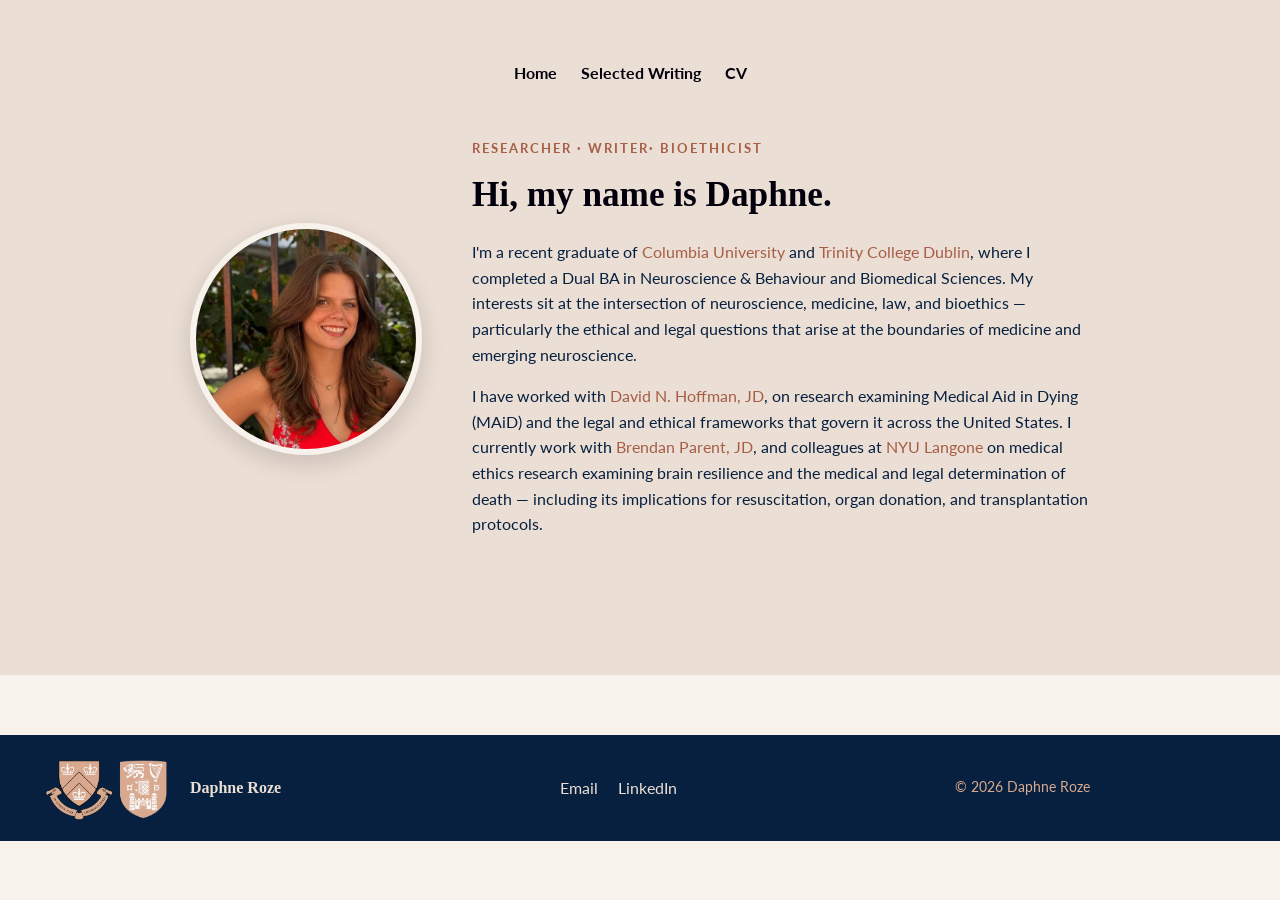
<file: index.html>
<!DOCTYPE html>
<html>
<head>
  <title>Daphne Roze</title>
  <link rel="stylesheet" href="style.css">
  <link rel="preconnect" href="https://fonts.googleapis.com">
  <link href="https://fonts.googleapis.com/css2?family=Lato:wght@400;700&display=swap" rel="stylesheet">
  <link rel="icon" type="image/png" href="favicon.png">
</head>
<body>
  <header>
    <nav>
      <a href="index.html">Home</a>
      <a href="selected_writing.html">Selected Writing</a>
      <a href="cv.html">CV</a>
    </nav>
    <div class="content-wrap">
      <img src="headshot.jpg" alt="Daphne" class="headshot">
      <div class="bio-text">
        <p class="eyebrow">Researcher · Writer· Bioethicist</p>
        <h1>Hi, my name is Daphne.</h1>
        <p>
          I'm a recent graduate of <a href="https://www.columbia.edu/">Columbia University</a> and
          <a href="https://www.tcd.ie/">Trinity College Dublin</a>, where I completed a Dual BA in
          Neuroscience & Behaviour and Biomedical Sciences. My interests sit at the intersection of
          neuroscience, medicine, law, and bioethics — particularly the ethical and legal questions
          that arise at the boundaries of medicine and emerging neuroscience.
        </p>
        <p>
          I have worked with <a href="https://sps.columbia.edu/person/david-n-hoffman-jd">David N. Hoffman, JD</a>,
          on research examining Medical Aid in Dying (MAiD) and the legal and ethical frameworks that
          govern it across the United States. I currently work with
          <a href="https://med.nyu.edu/faculty/brendan-parent">Brendan Parent, JD</a>, and colleagues at
          <a href="https://med.nyu.edu/">NYU Langone</a> on medical ethics research examining brain
          resilience and the medical and legal determination of death — including its implications for
          resuscitation, organ donation, and transplantation protocols.
        </p>
      </div>
    </div>
    <img src="logo.png" alt="Columbia University and Trinity College Dublin crests" class="hero-logos">
  </header>
  <main>
    <!-- more content coming soon -->
  </main>
  <footer>
  <div class="footer-content">
    <p class="footer-name">Daphne Roze</p>
    <div class="footer-links">
      <a href="mailto:daphneroze@gmail.com">Email</a>
      <a href="https://www.linkedin.com/in/daphne-roze-42b91696/" target="_blank">LinkedIn</a>
    </div>
    <p class="footer-copy">© 2026 Daphne Roze</p>
  </div>
</footer>
</body>
</html>
</file>
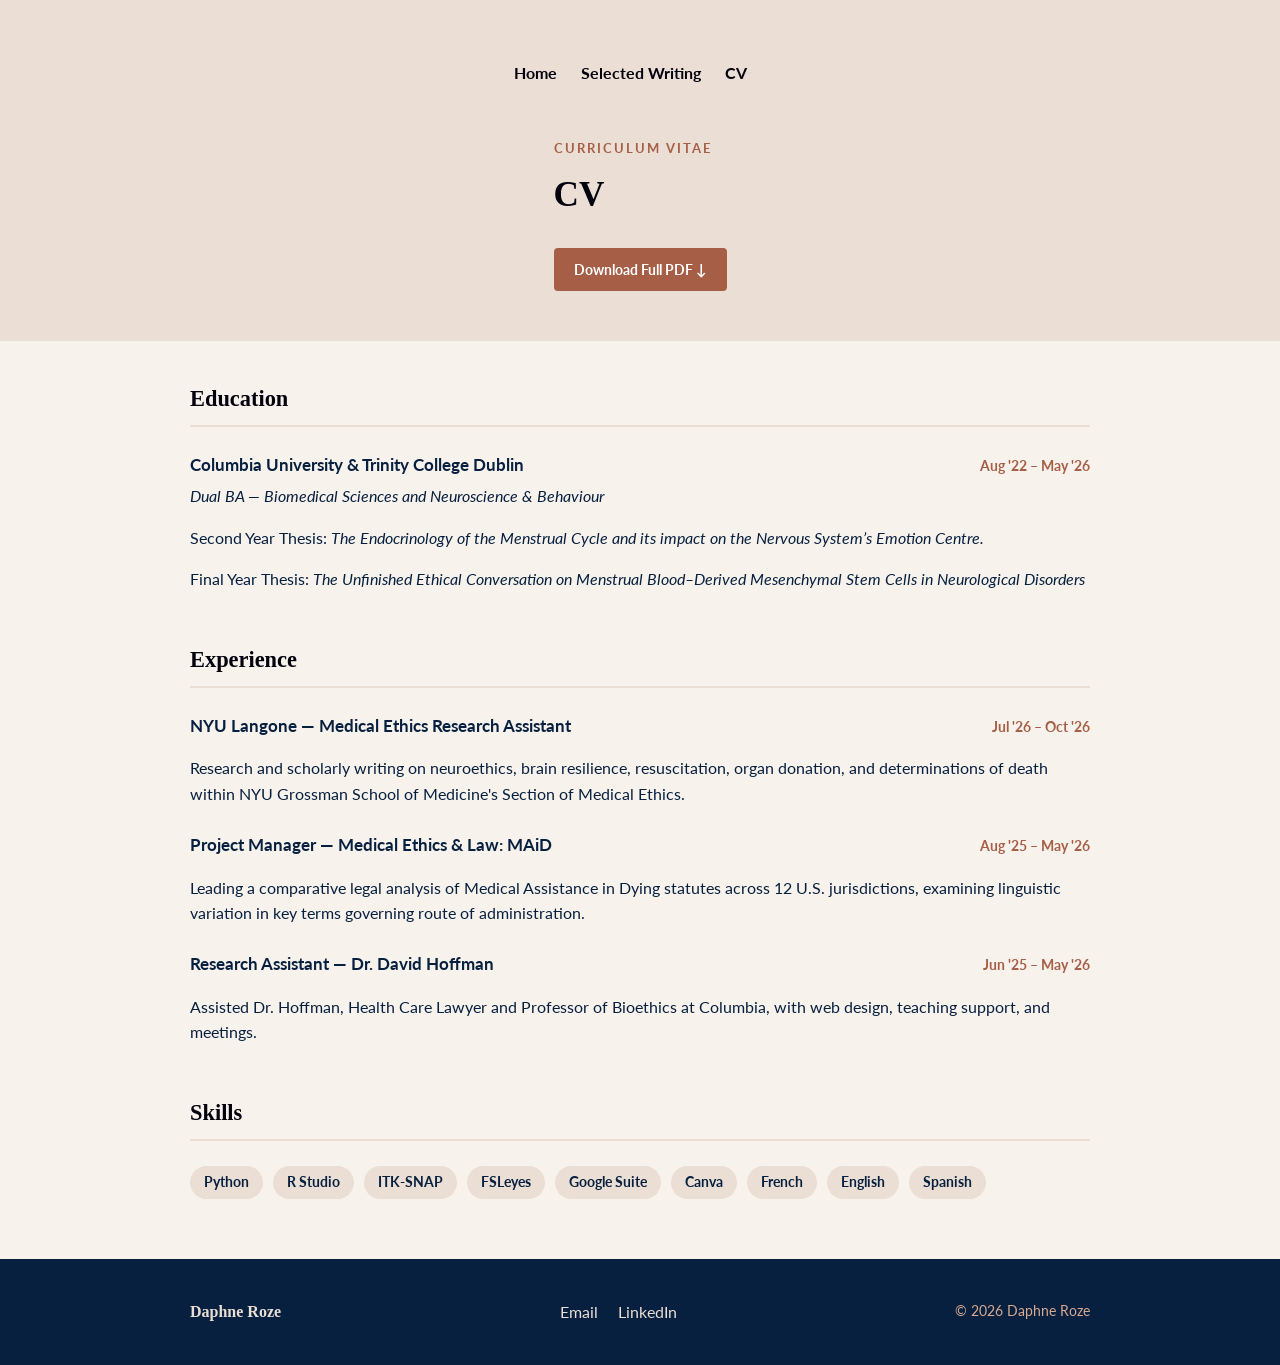
<file: cv.html>
<!DOCTYPE html>
<html>
<head>
  <title>CV — Daphne Roze</title>
  <link rel="stylesheet" href="style.css">
  <link rel="preconnect" href="https://fonts.googleapis.com">
  <link href="https://fonts.googleapis.com/css2?family=Lato:wght@400;700&display=swap" rel="stylesheet">
  <link rel="icon" type="image/png" href="favicon.png">
</head>
  <body>
<header class="page-header header-cv">   <nav class="folder-tabs">
  <a href="index.html" class="tab tab-1">Home</a>
  <a href="selected_writing.html" class="tab tab-2">Selected Writing</a>
  <a href="cv.html" class="tab tab-3">CV</a>
</nav>
    <div class="content-wrap">
      <p class="eyebrow">Curriculum Vitae</p>
      <h1>CV</h1>
      <a href="daphne-roze-cv.pdf" class="download-btn" download>Download Full PDF ↓</a>
    </div>
  </header>

  <main>
    <section class="cv-section">
      <h2>Education</h2>
      <div class="cv-item">
        <div class="cv-item-header">
          <h3>Columbia University &amp; Trinity College Dublin</h3>
          <span class="cv-date">Aug '22 – May '26</span>
        </div>
        <p class="cv-role">Dual BA — Biomedical Sciences and Neuroscience &amp; Behaviour</p>
         <p>Second Year Thesis: <em>The Endocrinology of the Menstrual Cycle and its impact on the Nervous System’s Emotion Centre.</em></p>
        <p>Final Year Thesis: <em>The Unfinished Ethical Conversation on Menstrual Blood–Derived Mesenchymal Stem Cells in Neurological Disorders</em></p>
      </div>
    </section>

    <section class="cv-section">
      <h2>Experience</h2>
      <div class="cv-item">
        <div class="cv-item-header">
          <h3>NYU Langone — Medical Ethics Research Assistant</h3>
          <span class="cv-date">Jul '26 – Oct '26</span>
        </div>
        <p>Research and scholarly writing on neuroethics, brain resilience, resuscitation, organ donation, and determinations of death within NYU Grossman School of Medicine's Section of Medical Ethics.</p>
      </div>
      <div class="cv-item">
        <div class="cv-item-header">
          <h3>Project Manager — Medical Ethics &amp; Law: MAiD</h3>
          <span class="cv-date">Aug '25 – May '26</span>
        </div>
        <p>Leading a comparative legal analysis of Medical Assistance in Dying statutes across 12 U.S. jurisdictions, examining linguistic variation in key terms governing route of administration.</p>
      </div>
      <div class="cv-item">
        <div class="cv-item-header">
          <h3>Research Assistant — Dr. David Hoffman</h3>
          <span class="cv-date">Jun '25 – May '26</span>
        </div>
        <p>Assisted Dr. Hoffman, Health Care Lawyer and Professor of Bioethics at Columbia, with web design, teaching support, and meetings.</p>
      </div>
    </section>
    <section class="cv-section">
      <h2>Skills</h2>
      <div class="tag-list">
        <span class="tag">Python</span>
        <span class="tag">R Studio</span>
        <span class="tag">ITK-SNAP</span>
        <span class="tag">FSLeyes</span>
        <span class="tag">Google Suite</span>
        <span class="tag">Canva</span>
        <span class="tag">French</span>
        <span class="tag">English</span>
        <span class="tag">Spanish</span>
      </div>
    </section>
  </main>
    <footer>
  <div class="footer-content">
    <p class="footer-name">Daphne Roze</p>
    <div class="footer-links">
      <a href="mailto:daphneroze@gmail.com">Email</a>
      <a href="https://www.linkedin.com/in/daphne-roze-42b91696/" target="_blank">LinkedIn</a>
    </div>
    <p class="footer-copy">© 2026 Daphne Roze</p>
  </div>
</footer>
  </body>  
</html>
</file>
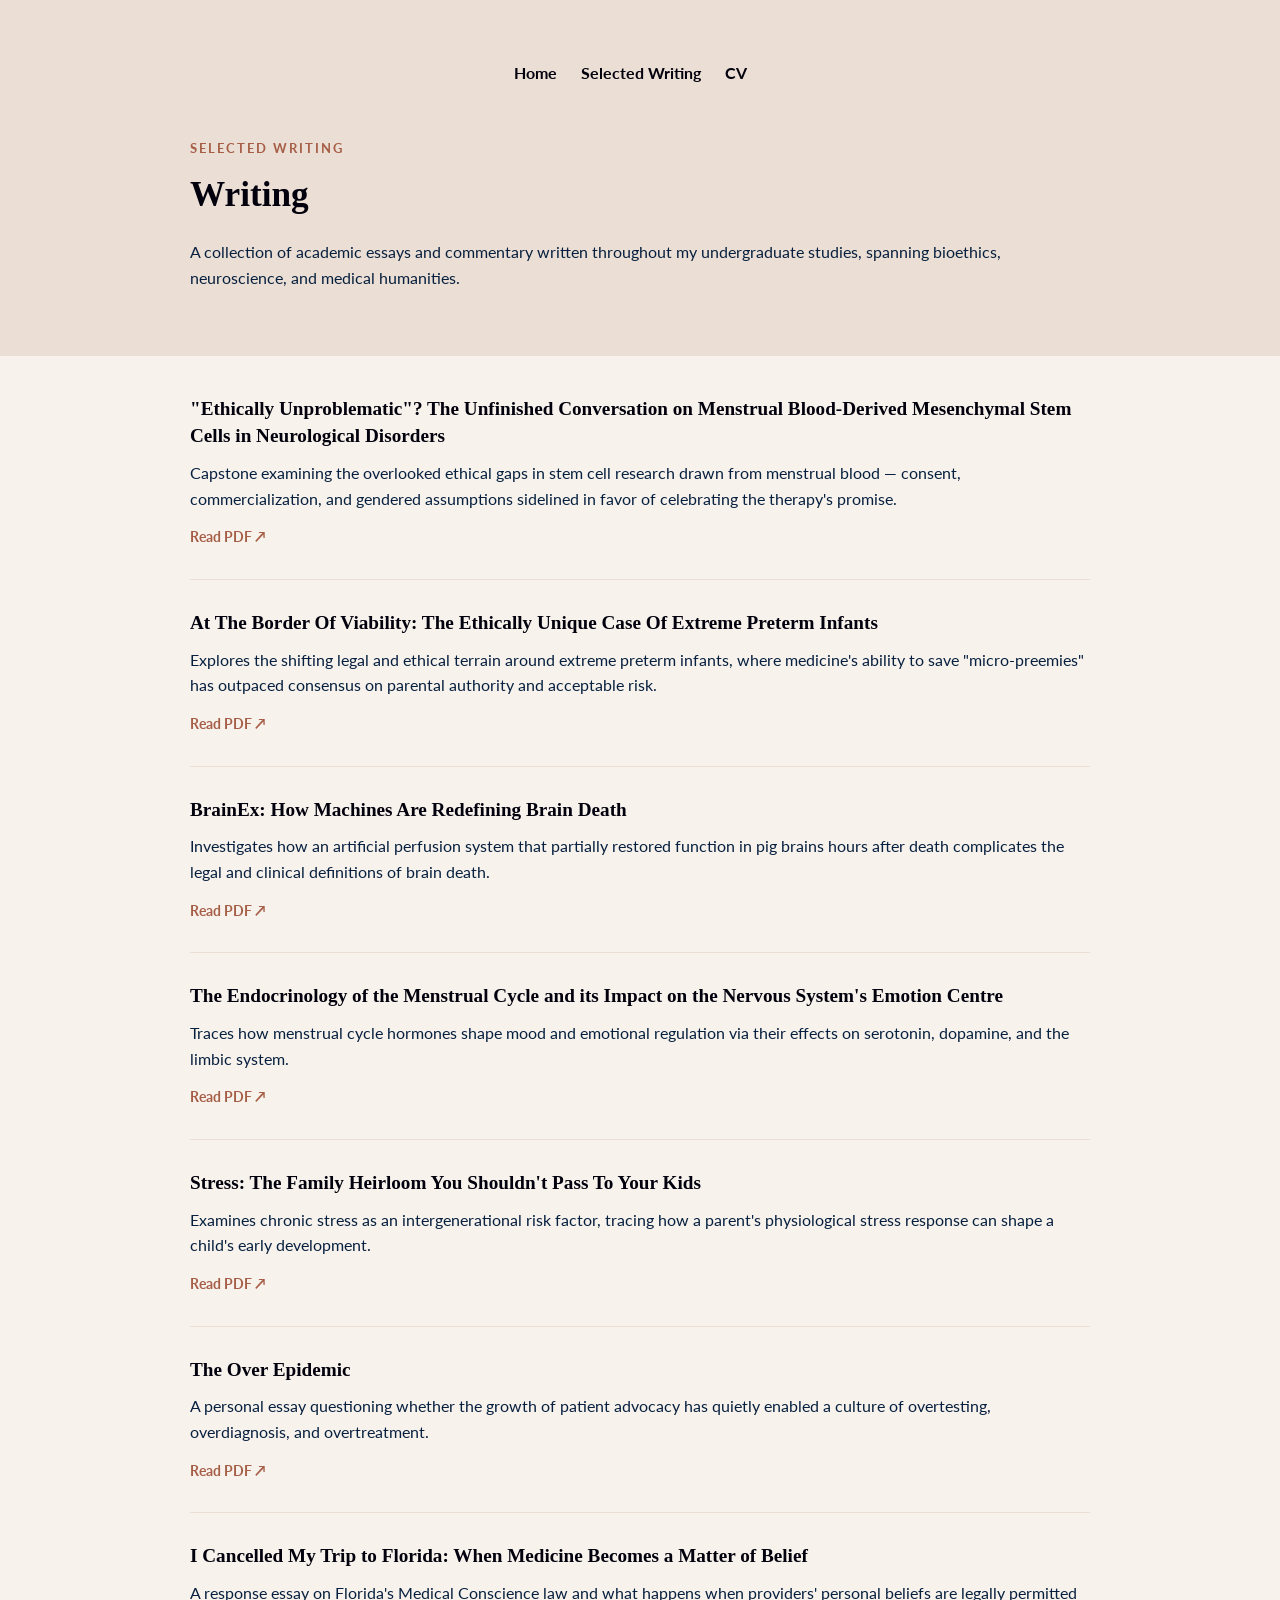
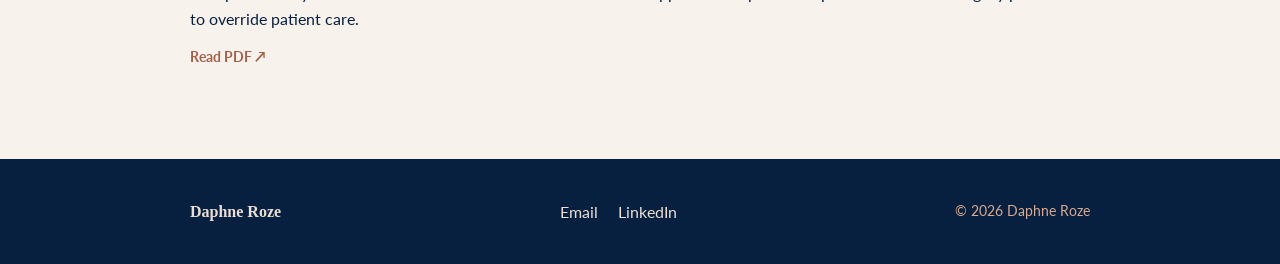
<file: selected_writing.html>
<!DOCTYPE html>
<html>
<head>
  <title>Selected Writing — Daphne Roze</title>
  <link rel="stylesheet" href="style.css">
  <link rel="preconnect" href="https://fonts.googleapis.com">
  <link href="https://fonts.googleapis.com/css2?family=Lato:wght@400;700&display=swap" rel="stylesheet">
  <link rel="icon" type="image/png" href="favicon.png">
</head>
<body>
  <header class="page-header header-writing">
    <nav>
      <a href="index.html">Home</a>
      <a href="selected_writing.html">Selected Writing</a>
      <a href="cv.html">CV</a>
    </nav>
    <div class="content-wrap">
      <p class="eyebrow">Selected Writing</p>
      <h1>Writing</h1>
      <p>A collection of academic essays and commentary written throughout my undergraduate studies, spanning bioethics, neuroscience, and medical humanities.</p>
    </div>
  </header>

  <main>
    <section class="writing-list">

      <article class="writing-item">
        <h2>"Ethically Unproblematic"? The Unfinished Conversation on Menstrual Blood-Derived Mesenchymal Stem Cells in Neurological Disorders</h2>
        <p>Capstone examining the overlooked ethical gaps in stem cell research drawn from menstrual blood — consent, commercialization, and gendered assumptions sidelined in favor of celebrating the therapy's promise.</p>
        <a href="capstone-mensc.pdf" class="read-link" target="_blank">Read PDF ↗</a>
      </article>

      <article class="writing-item">
        <h2>At The Border Of Viability: The Ethically Unique Case Of Extreme Preterm Infants</h2>
        <p>Explores the shifting legal and ethical terrain around extreme preterm infants, where medicine's ability to save "micro-preemies" has outpaced consensus on parental authority and acceptable risk.</p>
        <a href="preterm-viability.pdf" class="read-link" target="_blank">Read PDF ↗</a>
      </article>

      <article class="writing-item">
        <h2>BrainEx: How Machines Are Redefining Brain Death</h2>
        <p>Investigates how an artificial perfusion system that partially restored function in pig brains hours after death complicates the legal and clinical definitions of brain death.</p>
        <a href="brainex.pdf" class="read-link" target="_blank">Read PDF ↗</a>
      </article>

      <article class="writing-item">
        <h2>The Endocrinology of the Menstrual Cycle and its Impact on the Nervous System's Emotion Centre</h2>
        <p>Traces how menstrual cycle hormones shape mood and emotional regulation via their effects on serotonin, dopamine, and the limbic system.</p>
        <a href="menstrual-endocrinology.pdf" class="read-link" target="_blank">Read PDF ↗</a>
      </article>

      <article class="writing-item">
        <h2>Stress: The Family Heirloom You Shouldn't Pass To Your Kids</h2>
        <p>Examines chronic stress as an intergenerational risk factor, tracing how a parent's physiological stress response can shape a child's early development.</p>
        <a href="stress-heirloom.pdf" class="read-link" target="_blank">Read PDF ↗</a>
      </article>

      <article class="writing-item">
        <h2>The Over Epidemic</h2>
        <p>A personal essay questioning whether the growth of patient advocacy has quietly enabled a culture of overtesting, overdiagnosis, and overtreatment.</p>
        <a href="over-epidemic.pdf" class="read-link" target="_blank">Read PDF ↗</a>
      </article>

      <article class="writing-item">
        <h2>I Cancelled My Trip to Florida: When Medicine Becomes a Matter of Belief</h2>
        <p>A response essay on Florida's Medical Conscience law and what happens when providers' personal beliefs are legally permitted to override patient care.</p>
        <a href="florida-medicine-belief.pdf" class="read-link" target="_blank">Read PDF ↗</a>
      </article>

    </section>
  </main>
  <footer>
  <div class="footer-content">
    <p class="footer-name">Daphne Roze</p>
    <div class="footer-links">
      <a href="mailto:daphneroze@gmail.com">Email</a>
      <a href="https://www.linkedin.com/in/daphne-roze-42b91696/" target="_blank">LinkedIn</a>
    </div>
    <p class="footer-copy">© 2026 Daphne Roze</p>
  </div>
</footer>
</body>
</html>
</file>
<file: style.css>
body {
  font-family: 'Lato', sans-serif;
  margin: 0;
  padding: 0;
  line-height: 1.6;
  background-color: #F7F2EC;
  color: #07203F;
}

header {
  background-color: #EBDED4;
  padding: 60px 20px 80px;
  min-height: 75vh;
  box-sizing: border-box;
  display: flex;
  flex-direction: column;
  position: relative;
}

header .content-wrap {
  max-width: 900px;
  margin: 40px auto 0;
  display: flex;
  align-items: center;
  gap: 50px;
  flex-wrap: wrap;
}

.headshot {
  width: 220px;
  height: 220px;
  object-fit: cover;
  border-radius: 50%;
  border: 6px solid #F7F2EC;
  box-shadow: 0 8px 24px rgba(2, 0, 13, 0.15);
  flex-shrink: 0;
}

.bio-text {
  flex: 1;
  min-width: 300px;
}

.eyebrow {
  text-transform: uppercase;
  letter-spacing: 2px;
  font-size: 0.8em;
  font-weight: 700;
  color: #A65E46;
  margin-bottom: 8px;
}

nav {
  max-width: 900px;
  margin: 0 auto;
  padding: 0 20px;
}



h1 {
  font-family: Georgia, serif;
  font-size: 2.2em;
  margin-bottom: 10px;
  margin-top: 0;
  color: #02000D;
}
a {
  color: #A65E46;
  text-decoration: none;
  position: relative;
}

a:not(nav a)::after {
  content: '';
  position: absolute;
  left: 0;
  bottom: -2px;
  width: 0;
  height: 1.5px;
  background-color: #A65E46;
  transition: width 0.25s ease;
}

a:not(nav a):hover::after {
  width: 100%;
}

a:hover {
  color: #D9AA90;
}

nav a {
  margin-right: 20px;
  text-decoration: none;
  color: #02000D;
  font-weight: 700;
  position: relative;
}

nav a::after {
  content: '';
  position: absolute;
  left: 0;
  bottom: -4px;
  width: 0;
  height: 2px;
  background-color: #A65E46;
  transition: width 0.25s ease;
}

nav a:hover::after {
  width: 100%;
}

nav a:hover {
  color: #A65E46;
}
main {
  max-width: 900px;
  margin: 40px auto;
  padding: 0 20px;
}

.page-header {
  min-height: auto;
  padding: 60px 20px 50px;
}

.page-header .content-wrap {
  display: block;
}

.download-btn {
  display: inline-block;
  margin-top: 15px;
  padding: 10px 20px;
  background-color: #A65E46;
  color: #fff;
  text-decoration: none;
  border-radius: 4px;
  font-weight: 700;
  font-size: 0.9em;
}

.download-btn:hover {
  background-color: #07203F;
  color: #fff;
}

.cv-section {
  margin-bottom: 50px;
}

.cv-section h2 {
  font-family: Georgia, serif;
  font-size: 1.4em;
  color: #02000D;
  border-bottom: 2px solid #EBDED4;
  padding-bottom: 8px;
  margin-bottom: 25px;
}

.cv-item {
  margin-bottom: 25px;
}

.cv-item-header {
  display: flex;
  justify-content: space-between;
  align-items: baseline;
  flex-wrap: wrap;
  gap: 5px;
}

.cv-item h3 {
  font-size: 1.05em;
  margin: 0;
  color: #07203F;
}

.cv-date {
  font-size: 0.85em;
  color: #A65E46;
  font-weight: 700;
  white-space: nowrap;
}

.cv-role {
  font-style: italic;
  margin: 4px 0 8px;
}

.tag-list {
  display: flex;
  flex-wrap: wrap;
  gap: 10px;
}

.tag {
  background-color: #EBDED4;
  color: #07203F;
  padding: 6px 14px;
  border-radius: 20px;
  font-size: 0.85em;
  font-weight: 700;
}

.hero-logos {
  position: absolute;
  bottom: -150px;
  left: 40px;
  height: 70px;
  width: auto;
  z-index: 1;
}

@media (max-width: 800px) {
  .hero-logos {
    display: none;
  }
}
.writing-list {
  display: flex;
  flex-direction: column;
  gap: 30px;
}

.writing-item {
  padding-bottom: 30px;
  border-bottom: 1px solid #EBDED4;
}

.writing-item:last-child {
  border-bottom: none;
}

.writing-item h2 {
  font-family: Georgia, serif;
  font-size: 1.2em;
  color: #02000D;
  margin: 0 0 10px;
  line-height: 1.4;
}

.writing-item p {
  margin: 0 0 12px;
}

.read-link {
  font-weight: 700;
  font-size: 0.9em;
  text-decoration: none;
  color: #A65E46;
}

.read-link:hover {
  color: #D9AA90;
}
footer {
  background-color: #07203F;
  color: #EBDED4;
  padding: 40px 20px;
  margin-top: 60px;
}

.footer-content {
  max-width: 900px;
  margin: 0 auto;
  display: flex;
  justify-content: space-between;
  align-items: center;
  flex-wrap: wrap;
  gap: 16px;
}

.footer-name {
  font-family: Georgia, serif;
  font-weight: 700;
  margin: 0;
}

.footer-links {
  display: flex;
  gap: 20px;
}

.footer-links a {
  color: #EBDED4;
}

.footer-links a:hover {
  color: #D9AA90;
}

.footer-copy {
  margin: 0;
  font-size: 0.85em;
  color: #D9AA90;
}
</file>
